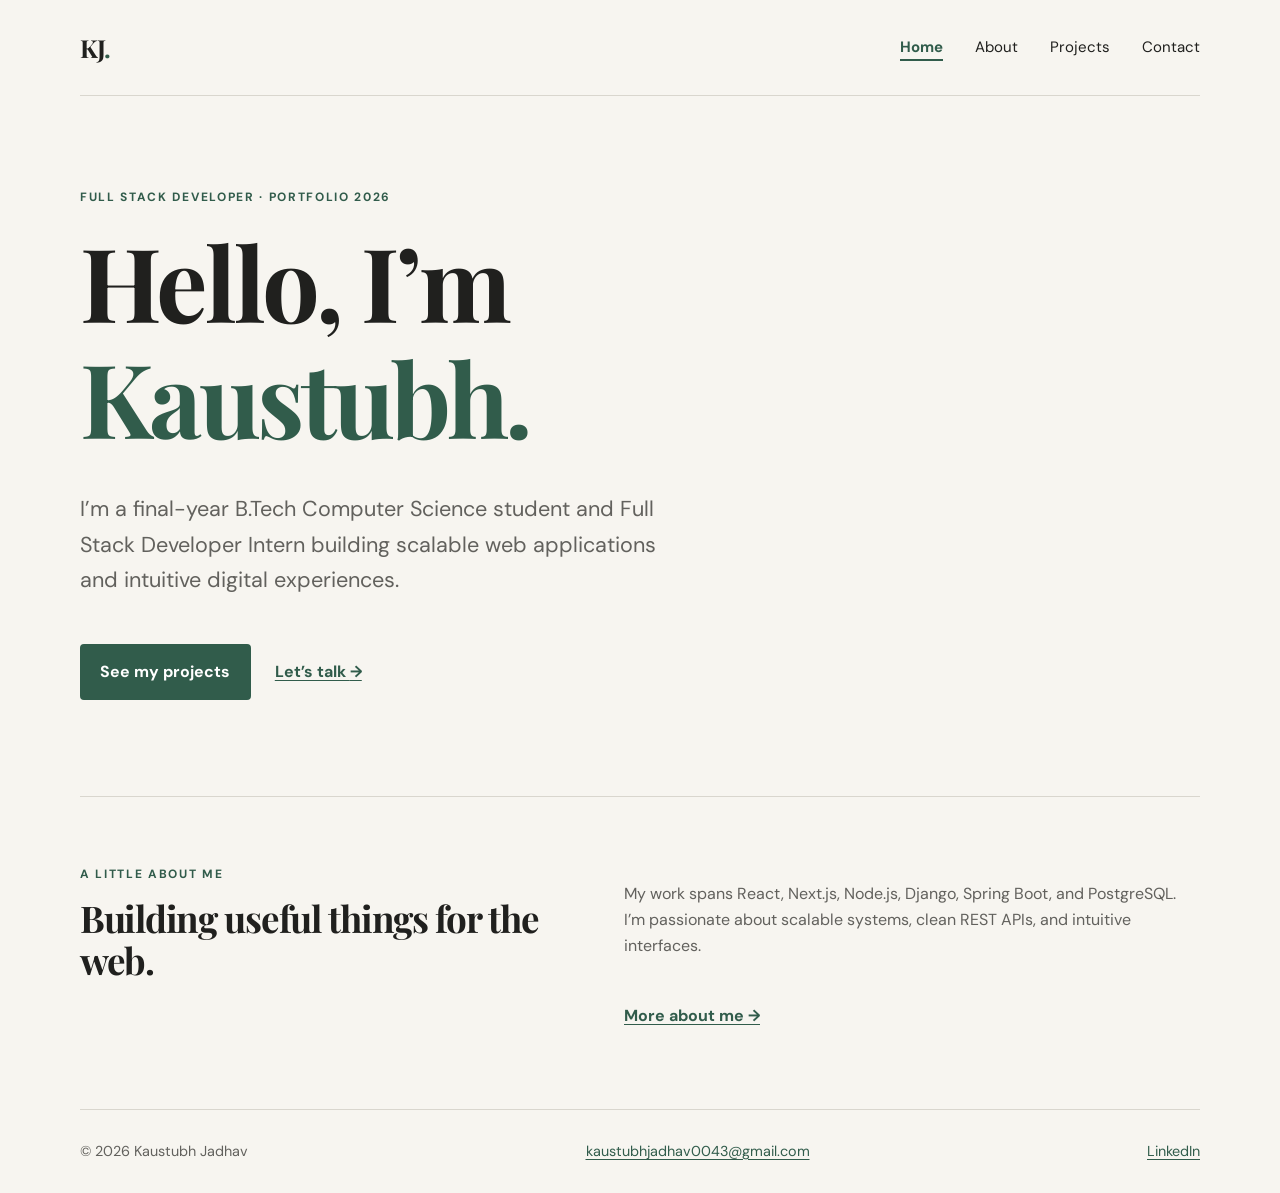
<file: Week-1-Accessible-Portfolio/index.html>
<!doctype html>
<html lang="en">
<head>
  <meta charset="utf-8">
  <meta name="viewport" content="width=device-width, initial-scale=1">
  <meta name="description" content="Kaustubh Jadhav is a final-year computer science student and full stack developer intern building scalable web applications.">
  <meta name="theme-color" content="#f7f5f0">
  <title>Kaustubh Jadhav | Full Stack Developer</title>
  <link rel="stylesheet" href="styles.css">
</head>
<body>
  <a class="skip-link" href="#main-content">Skip to main content</a>
  <header class="site-header">
    <a class="brand" href="index.html" aria-label="Kaustubh Jadhav — home">KJ<span>.</span></a>
    <nav aria-label="Main navigation">
      <ul class="nav-list">
        <li><a aria-current="page" href="index.html">Home</a></li>
        <li><a href="about.html">About</a></li>
        <li><a href="projects.html">Projects</a></li>
        <li><a href="contact.html">Contact</a></li>
      </ul>
    </nav>
  </header>

  <main id="main-content">
    <section class="hero" aria-labelledby="intro-title">
      <p class="eyebrow">Full Stack Developer · Portfolio 2026</p>
      <h1 id="intro-title">Hello, I’m <span>Kaustubh.</span></h1>
      <p class="hero-copy">I’m a final-year B.Tech Computer Science student and Full Stack Developer Intern building scalable web applications and intuitive digital experiences.</p>
      <p class="actions">
        <a class="button" href="projects.html">See my projects</a>
        <a class="text-link" href="contact.html">Let’s talk <span aria-hidden="true">→</span></a>
      </p>
    </section>

    <section class="home-about" aria-labelledby="home-about-title">
      <header>
        <p class="eyebrow">A little about me</p>
        <h2 id="home-about-title">Building useful things for the web.</h2>
      </header>
      <p>My work spans React, Next.js, Node.js, Django, Spring Boot, and PostgreSQL. I’m passionate about scalable systems, clean REST APIs, and intuitive interfaces.</p>
      <a class="text-link" href="about.html">More about me <span aria-hidden="true">→</span></a>
    </section>
  </main>

  <footer class="site-footer">
    <p>© 2026 Kaustubh Jadhav</p>
    <a href="mailto:kaustubhjadhav0043@gmail.com">kaustubhjadhav0043@gmail.com</a>
    <a href="https://www.linkedin.com/in/kaustubh-jadhav-6a2216248/">LinkedIn</a>
  </footer>
</body>
</html>
</file>
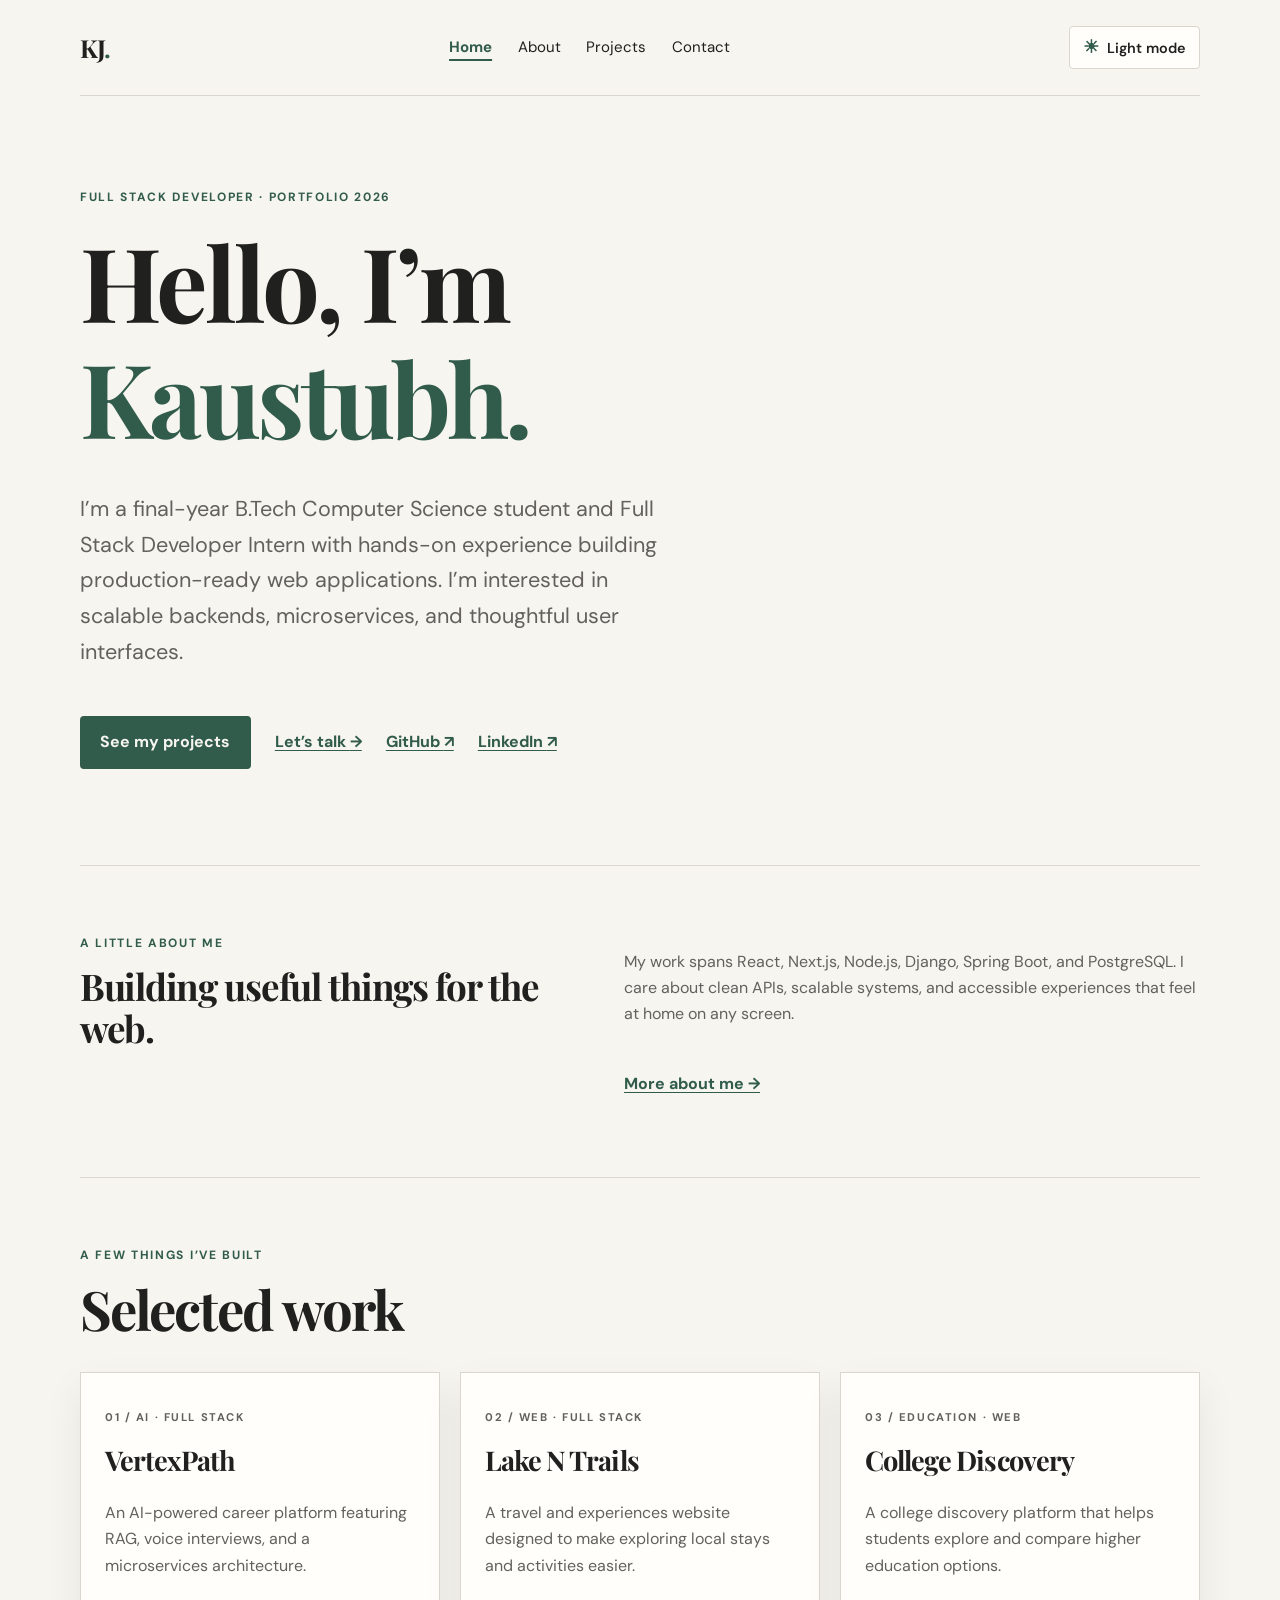
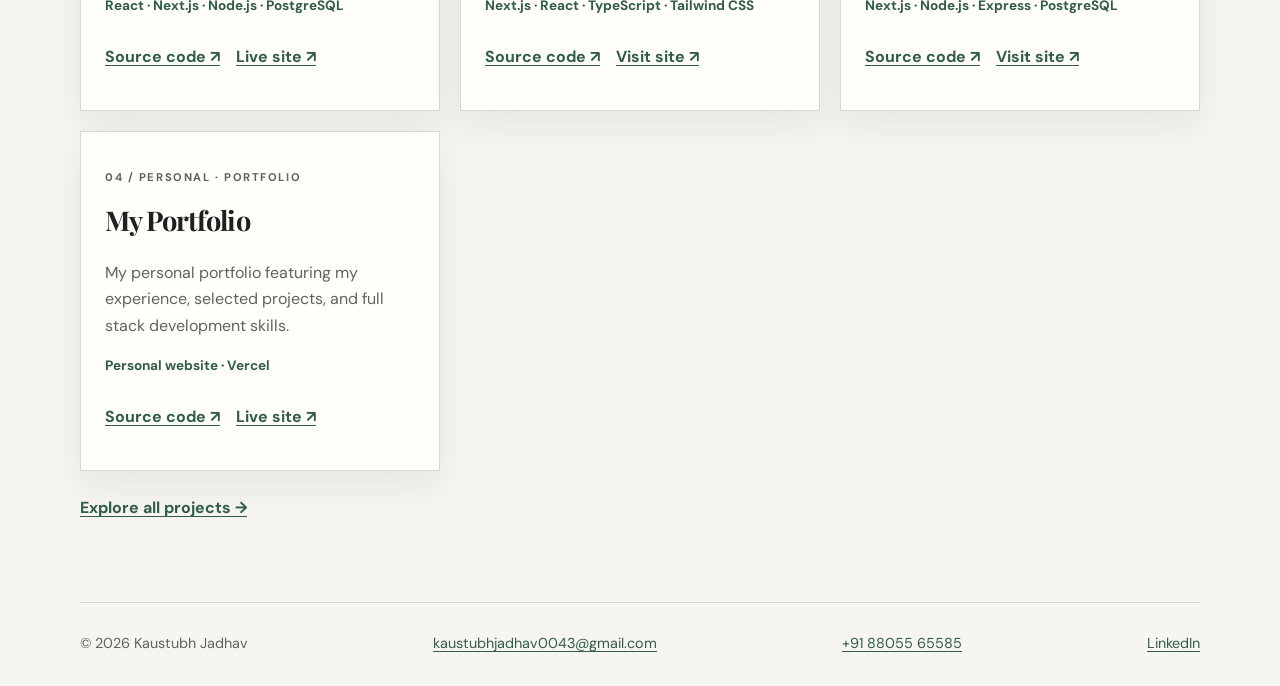
<file: Week-2-Advanced-CSS-Responsive-Architecture/index.html>
<!doctype html>
<html lang="en">
<head>
  <meta charset="utf-8">
  <meta name="viewport" content="width=device-width, initial-scale=1">
  <meta name="color-scheme" content="light dark">
  <meta name="description" content="Kaustubh Jadhav is a final-year computer science student and full stack developer intern building scalable web applications.">
  <meta name="theme-color" content="#f7f5f0">
  <script src="theme.js" defer></script>
  <title>Kaustubh Jadhav | Full Stack Developer</title>
  <link rel="stylesheet" href="styles.css">
</head>
<body>
  <a class="skip-link" href="#main-content">Skip to main content</a>
  <header class="site-header">
    <a class="brand" href="index.html" aria-label="Kaustubh Jadhav — home">KJ<span>.</span></a>
    <nav aria-label="Main navigation">
      <ul class="nav-list">
        <li><a aria-current="page" href="index.html">Home</a></li>
        <li><a href="about.html">About</a></li>
        <li><a href="projects.html">Projects</a></li>
        <li><a href="contact.html">Contact</a></li>
      </ul>
    </nav>
    <button class="theme-toggle" type="button" data-theme-toggle aria-pressed="false">
      <span class="theme-icon" data-theme-icon aria-hidden="true">☾</span>
      <span data-theme-label>Dark mode</span>
    </button>
  </header>

  <main id="main-content">
    <section class="hero" aria-labelledby="intro-title">
      <p class="eyebrow">Full Stack Developer · Portfolio 2026</p>
      <h1 id="intro-title">Hello, I’m <span>Kaustubh.</span></h1>
      <p class="hero-copy">I’m a final-year B.Tech Computer Science student and Full Stack Developer Intern with hands-on experience building production-ready web applications. I’m interested in scalable backends, microservices, and thoughtful user interfaces.</p>
      <p class="actions">
        <a class="button" href="projects.html">See my projects</a>
        <a class="text-link" href="contact.html">Let’s talk <span aria-hidden="true">→</span></a>
        <a class="text-link" href="https://github.com/Kaustubh0043" target="_blank" rel="noopener noreferrer">GitHub <span aria-hidden="true">↗</span><span class="visually-hidden"> (opens in a new tab)</span></a>
        <a class="text-link" href="https://www.linkedin.com/in/kaustubh-jadhav-6a2216248/" target="_blank" rel="noopener noreferrer">LinkedIn <span aria-hidden="true">↗</span><span class="visually-hidden"> (opens in a new tab)</span></a>
      </p>
    </section>

    <section class="home-about" aria-labelledby="home-about-title">
      <header>
        <p class="eyebrow">A little about me</p>
        <h2 id="home-about-title">Building useful things for the web.</h2>
      </header>
      <p>My work spans React, Next.js, Node.js, Django, Spring Boot, and PostgreSQL. I care about clean APIs, scalable systems, and accessible experiences that feel at home on any screen.</p>
      <a class="text-link" href="about.html">More about me <span aria-hidden="true">→</span></a>
    </section>

    <section class="featured-work" aria-labelledby="featured-title">
      <header class="section-heading"><p class="eyebrow">A few things I’ve built</p><h2 id="featured-title">Selected work</h2></header>
      <div class="project-grid">
        <article class="project-card"><p class="project-number">01 / AI · FULL STACK</p><h3>VertexPath</h3><p>An AI-powered career platform featuring RAG, voice interviews, and a microservices architecture.</p><p class="project-status">React · Next.js · Node.js · PostgreSQL</p><p class="project-actions"><a href="https://github.com/Kaustubh0043/vertexpath" target="_blank" rel="noopener noreferrer">Source code<span class="visually-hidden"> (opens in a new tab)</span> ↗</a><a href="https://vertexpath.vercel.app/" target="_blank" rel="noopener noreferrer">Live site<span class="visually-hidden"> (opens in a new tab)</span> ↗</a></p></article>
        <article class="project-card"><p class="project-number">02 / WEB · FULL STACK</p><h3>Lake N Trails</h3><p>A travel and experiences website designed to make exploring local stays and activities easier.</p><p class="project-status">Next.js · React · TypeScript · Tailwind CSS</p><p class="project-actions"><a href="https://github.com/Kaustubh0043/lakentrails" target="_blank" rel="noopener noreferrer">Source code<span class="visually-hidden"> (opens in a new tab)</span> ↗</a><a href="https://lakentrails.in/" target="_blank" rel="noopener noreferrer">Visit site<span class="visually-hidden"> (opens in a new tab)</span> ↗</a></p></article>
        <article class="project-card"><p class="project-number">03 / EDUCATION · WEB</p><h3>College Discovery</h3><p>A college discovery platform that helps students explore and compare higher education options.</p><p class="project-status">Next.js · Node.js · Express · PostgreSQL</p><p class="project-actions"><a href="https://github.com/Kaustubh0043/college-platform" target="_blank" rel="noopener noreferrer">Source code<span class="visually-hidden"> (opens in a new tab)</span> ↗</a><a href="https://college-discovery.netlify.app/" target="_blank" rel="noopener noreferrer">Visit site<span class="visually-hidden"> (opens in a new tab)</span> ↗</a></p></article>
        <article class="project-card"><p class="project-number">04 / PERSONAL · PORTFOLIO</p><h3>My Portfolio</h3><p>My personal portfolio featuring my experience, selected projects, and full stack development skills.</p><p class="project-status">Personal website · Vercel</p><p class="project-actions"><a href="https://github.com/Kaustubh0043/my-portfolio" target="_blank" rel="noopener noreferrer">Source code<span class="visually-hidden"> (opens in a new tab)</span> ↗</a><a href="https://my-portfolio-woad-eight-88.vercel.app/" target="_blank" rel="noopener noreferrer">Live site<span class="visually-hidden"> (opens in a new tab)</span> ↗</a></p></article>
      </div>
      <a class="text-link all-projects" href="projects.html">Explore all projects <span aria-hidden="true">→</span></a>
    </section>
  </main>

  <footer class="site-footer">
    <p>© 2026 Kaustubh Jadhav</p>
    <a href="mailto:kaustubhjadhav0043@gmail.com">kaustubhjadhav0043@gmail.com</a>
    <a href="tel:+918805565585">+91 88055 65585</a>
    <a href="https://www.linkedin.com/in/kaustubh-jadhav-6a2216248/">LinkedIn</a>
  </footer>
</body>
</html>
</file>
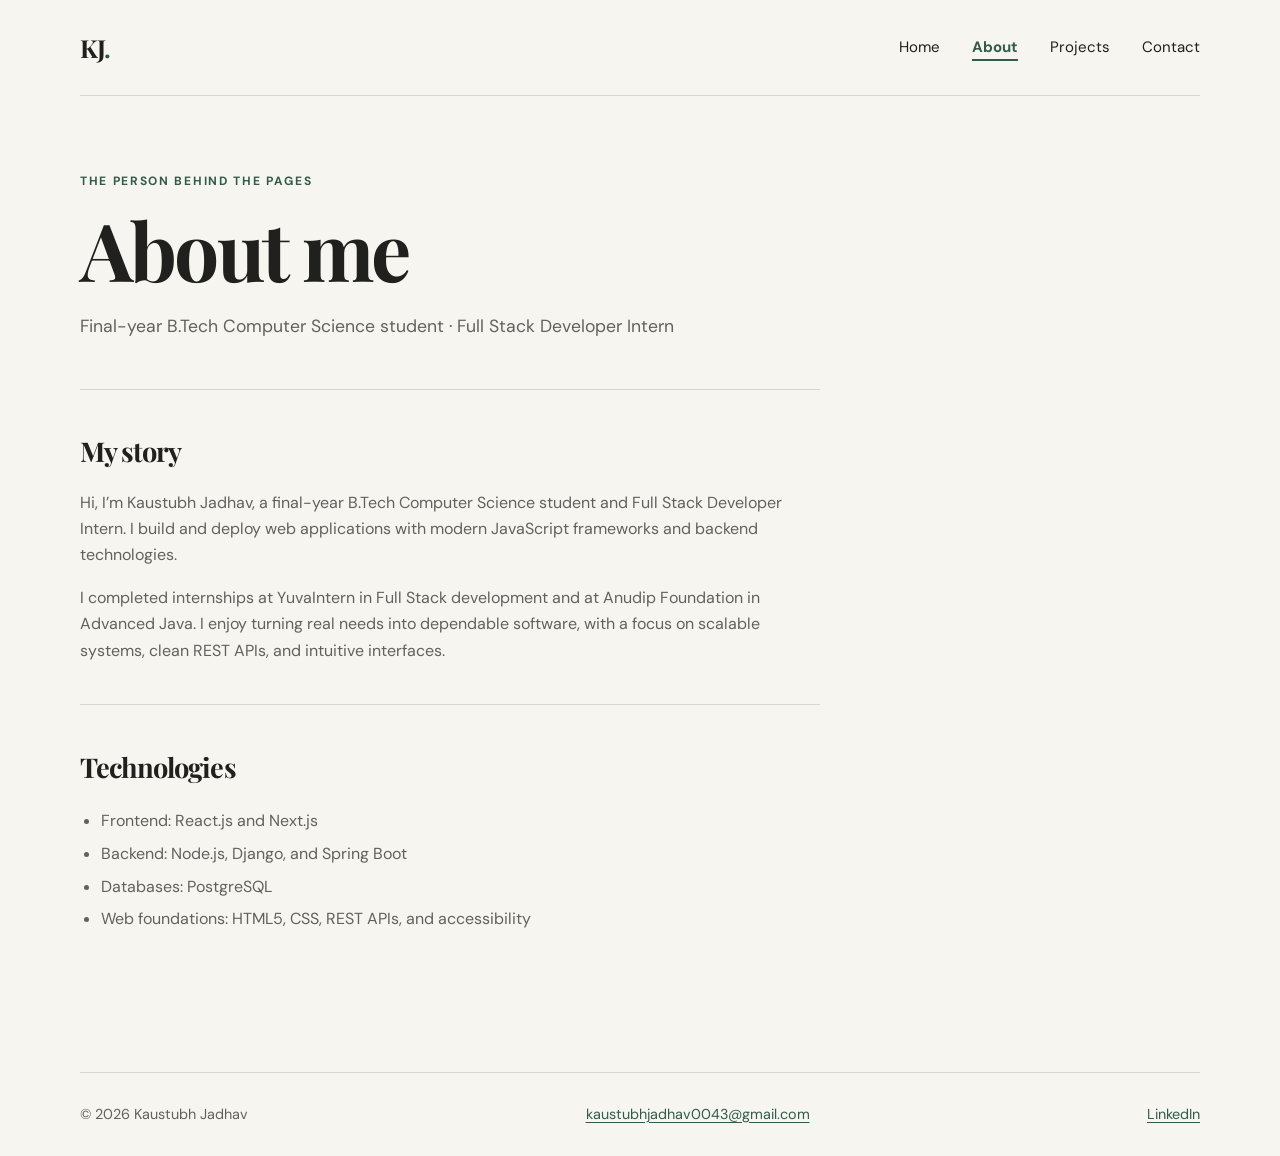
<file: Week-1-Accessible-Portfolio/about.html>
<!doctype html>
<html lang="en">
<head>
  <meta charset="utf-8">
  <meta name="viewport" content="width=device-width, initial-scale=1">
  <meta name="description" content="About Kaustubh Jadhav, a final-year B.Tech Computer Science student and Full Stack Developer Intern.">
  <meta name="theme-color" content="#f7f5f0">
  <title>About | Kaustubh Jadhav</title>
  <link rel="stylesheet" href="styles.css">
</head>
<body>
  <a class="skip-link" href="#main-content">Skip to main content</a>
  <header class="site-header">
    <a class="brand" href="index.html" aria-label="Kaustubh Jadhav — home">KJ<span>.</span></a>
    <nav aria-label="Main navigation"><ul class="nav-list">
      <li><a href="index.html">Home</a></li><li><a aria-current="page" href="about.html">About</a></li>
      <li><a href="projects.html">Projects</a></li><li><a href="contact.html">Contact</a></li>
    </ul></nav>
  </header>
  <main id="main-content" class="page-main">
    <header class="page-heading"><p class="eyebrow">The person behind the pages</p><h1>About me</h1><p>Final-year B.Tech Computer Science student · Full Stack Developer Intern</p></header>
    <section class="content-panel" aria-labelledby="story-title">
      <h2 id="story-title">My story</h2>
      <p>Hi, I’m Kaustubh Jadhav, a final-year B.Tech Computer Science student and Full Stack Developer Intern. I build and deploy web applications with modern JavaScript frameworks and backend technologies.</p>
      <p>I completed internships at YuvaIntern in Full Stack development and at Anudip Foundation in Advanced Java. I enjoy turning real needs into dependable software, with a focus on scalable systems, clean REST APIs, and intuitive interfaces.</p>
    </section>
    <section class="content-panel" aria-labelledby="skills-title">
      <h2 id="skills-title">Technologies</h2>
      <ul class="skill-list"><li>Frontend: React.js and Next.js</li><li>Backend: Node.js, Django, and Spring Boot</li><li>Databases: PostgreSQL</li><li>Web foundations: HTML5, CSS, REST APIs, and accessibility</li></ul>
    </section>
  </main>
  <footer class="site-footer"><p>© 2026 Kaustubh Jadhav</p><a href="mailto:kaustubhjadhav0043@gmail.com">kaustubhjadhav0043@gmail.com</a><a href="https://www.linkedin.com/in/kaustubh-jadhav-6a2216248/">LinkedIn</a></footer>
</body>
</html>
</file>
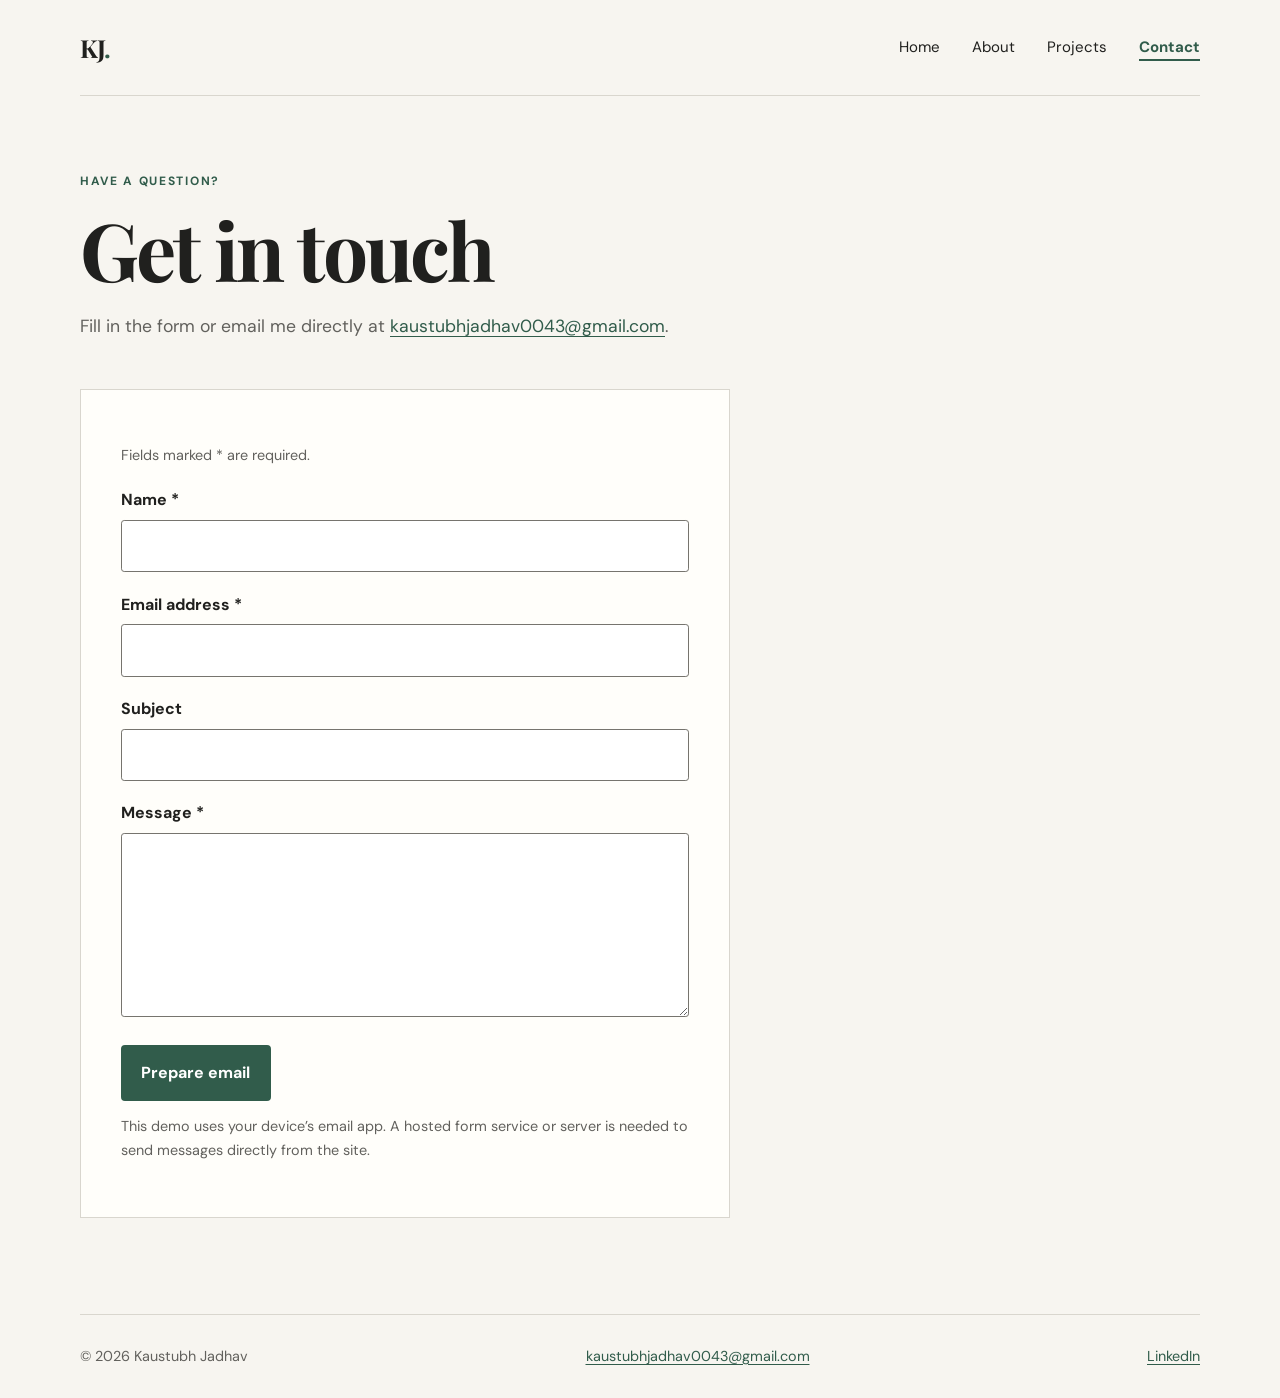
<file: Week-1-Accessible-Portfolio/contact.html>
<!doctype html>
<html lang="en">
<head>
  <meta charset="utf-8">
  <meta name="viewport" content="width=device-width, initial-scale=1">
  <meta name="description" content="Contact Kaustubh Jadhav about full stack development, collaboration, or a project.">
  <meta name="theme-color" content="#f7f5f0">
  <title>Contact | Kaustubh Jadhav</title>
  <link rel="stylesheet" href="styles.css">
</head>
<body>
  <a class="skip-link" href="#main-content">Skip to main content</a>
  <header class="site-header">
    <a class="brand" href="index.html" aria-label="Kaustubh Jadhav — home">KJ<span>.</span></a>
    <nav aria-label="Main navigation"><ul class="nav-list">
      <li><a href="index.html">Home</a></li><li><a href="about.html">About</a></li>
      <li><a href="projects.html">Projects</a></li><li><a aria-current="page" href="contact.html">Contact</a></li>
    </ul></nav>
  </header>
  <main id="main-content" class="page-main">
    <header class="page-heading"><p class="eyebrow">Have a question?</p><h1>Get in touch</h1><p>Fill in the form or email me directly at <a href="mailto:kaustubhjadhav0043@gmail.com">kaustubhjadhav0043@gmail.com</a>.</p></header>
    <form class="contact-form" action="mailto:kaustubhjadhav0043@gmail.com" method="post" enctype="text/plain">
      <p class="form-note">Fields marked <span aria-hidden="true">*</span> are required.</p>
      <p class="field"><label for="name">Name <span aria-hidden="true">*</span></label><input id="name" name="name" autocomplete="name" required></p>
      <p class="field"><label for="email">Email address <span aria-hidden="true">*</span></label><input id="email" name="email" type="email" autocomplete="email" required></p>
      <p class="field"><label for="subject">Subject</label><input id="subject" name="subject" autocomplete="off"></p>
      <p class="field"><label for="message">Message <span aria-hidden="true">*</span></label><textarea id="message" name="message" rows="6" required></textarea></p>
      <button class="button" type="submit">Prepare email</button>
      <p class="form-note">This demo uses your device’s email app. A hosted form service or server is needed to send messages directly from the site.</p>
    </form>
  </main>
  <footer class="site-footer"><p>© 2026 Kaustubh Jadhav</p><a href="mailto:kaustubhjadhav0043@gmail.com">kaustubhjadhav0043@gmail.com</a><a href="https://www.linkedin.com/in/kaustubh-jadhav-6a2216248/">LinkedIn</a></footer>
</body>
</html>
</file>
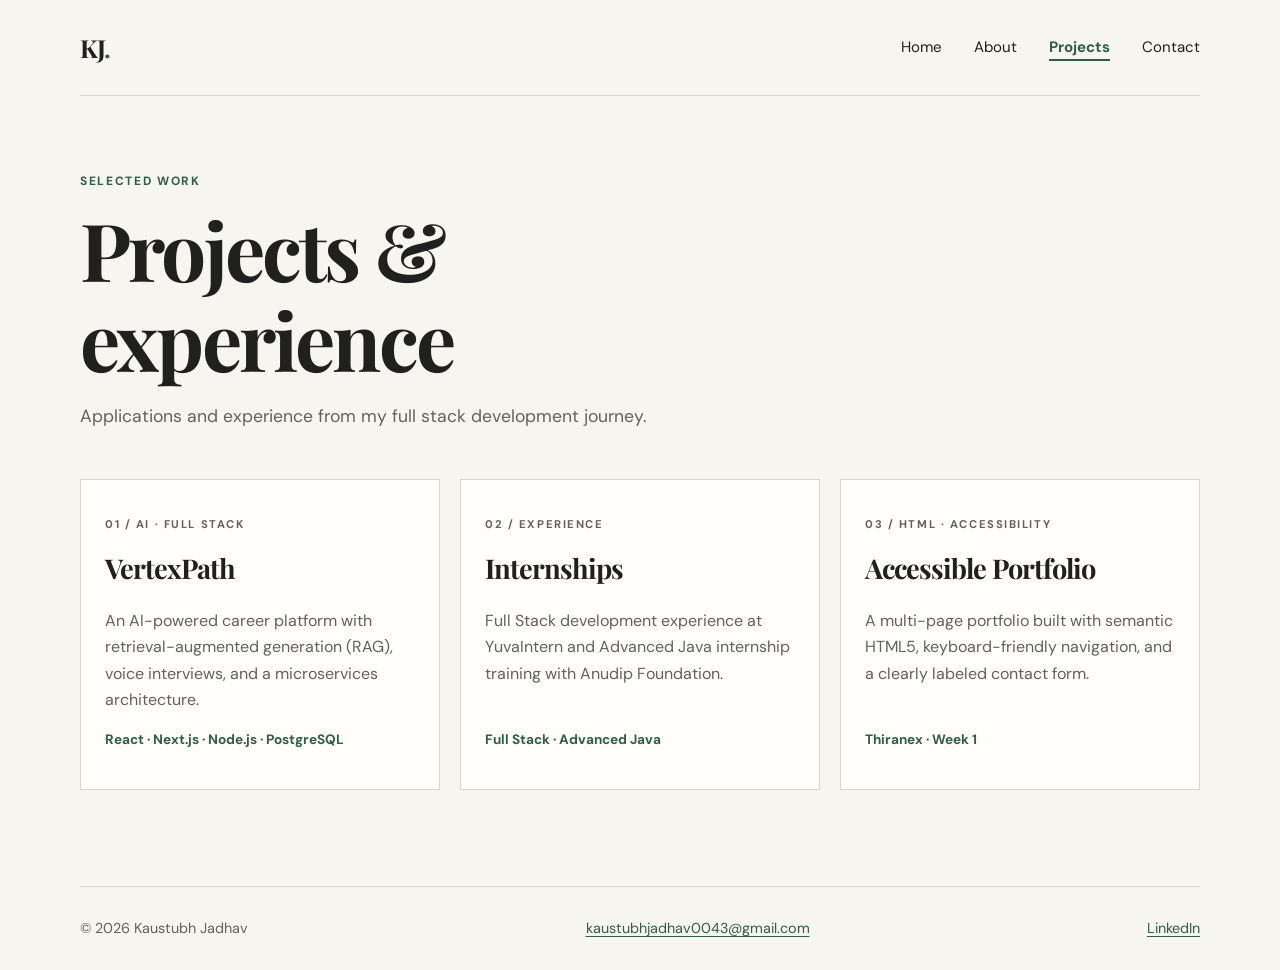
<file: Week-1-Accessible-Portfolio/projects.html>
<!doctype html>
<html lang="en">
<head>
  <meta charset="utf-8">
  <meta name="viewport" content="width=device-width, initial-scale=1">
  <meta name="description" content="Explore projects by Kaustubh Jadhav, including VertexPath, an AI-powered career platform, and an accessible portfolio.">
  <meta name="theme-color" content="#f7f5f0">
  <title>Projects | Kaustubh Jadhav</title>
  <link rel="stylesheet" href="styles.css">
</head>
<body>
  <a class="skip-link" href="#main-content">Skip to main content</a>
  <header class="site-header">
    <a class="brand" href="index.html" aria-label="Kaustubh Jadhav — home">KJ<span>.</span></a>
    <nav aria-label="Main navigation"><ul class="nav-list">
      <li><a href="index.html">Home</a></li><li><a href="about.html">About</a></li>
      <li><a aria-current="page" href="projects.html">Projects</a></li><li><a href="contact.html">Contact</a></li>
    </ul></nav>
  </header>
  <main id="main-content" class="page-main">
    <header class="page-heading"><p class="eyebrow">Selected work</p><h1>Projects & experience</h1><p>Applications and experience from my full stack development journey.</p></header>
    <section class="project-grid" aria-label="Selected projects">
      <article class="project-card"><p class="project-number">01 / AI · FULL STACK</p><h2>VertexPath</h2><p>An AI-powered career platform with retrieval-augmented generation (RAG), voice interviews, and a microservices architecture.</p><p class="project-status">React · Next.js · Node.js · PostgreSQL</p></article>
      <article class="project-card"><p class="project-number">02 / EXPERIENCE</p><h2>Internships</h2><p>Full Stack development experience at YuvaIntern and Advanced Java internship training with Anudip Foundation.</p><p class="project-status">Full Stack · Advanced Java</p></article>
      <article class="project-card"><p class="project-number">03 / HTML · ACCESSIBILITY</p><h2>Accessible Portfolio</h2><p>A multi-page portfolio built with semantic HTML5, keyboard-friendly navigation, and a clearly labeled contact form.</p><p class="project-status">Thiranex · Week 1</p></article>
    </section>
  </main>
  <footer class="site-footer"><p>© 2026 Kaustubh Jadhav</p><a href="mailto:kaustubhjadhav0043@gmail.com">kaustubhjadhav0043@gmail.com</a><a href="https://www.linkedin.com/in/kaustubh-jadhav-6a2216248/">LinkedIn</a></footer>
</body>
</html>
</file>
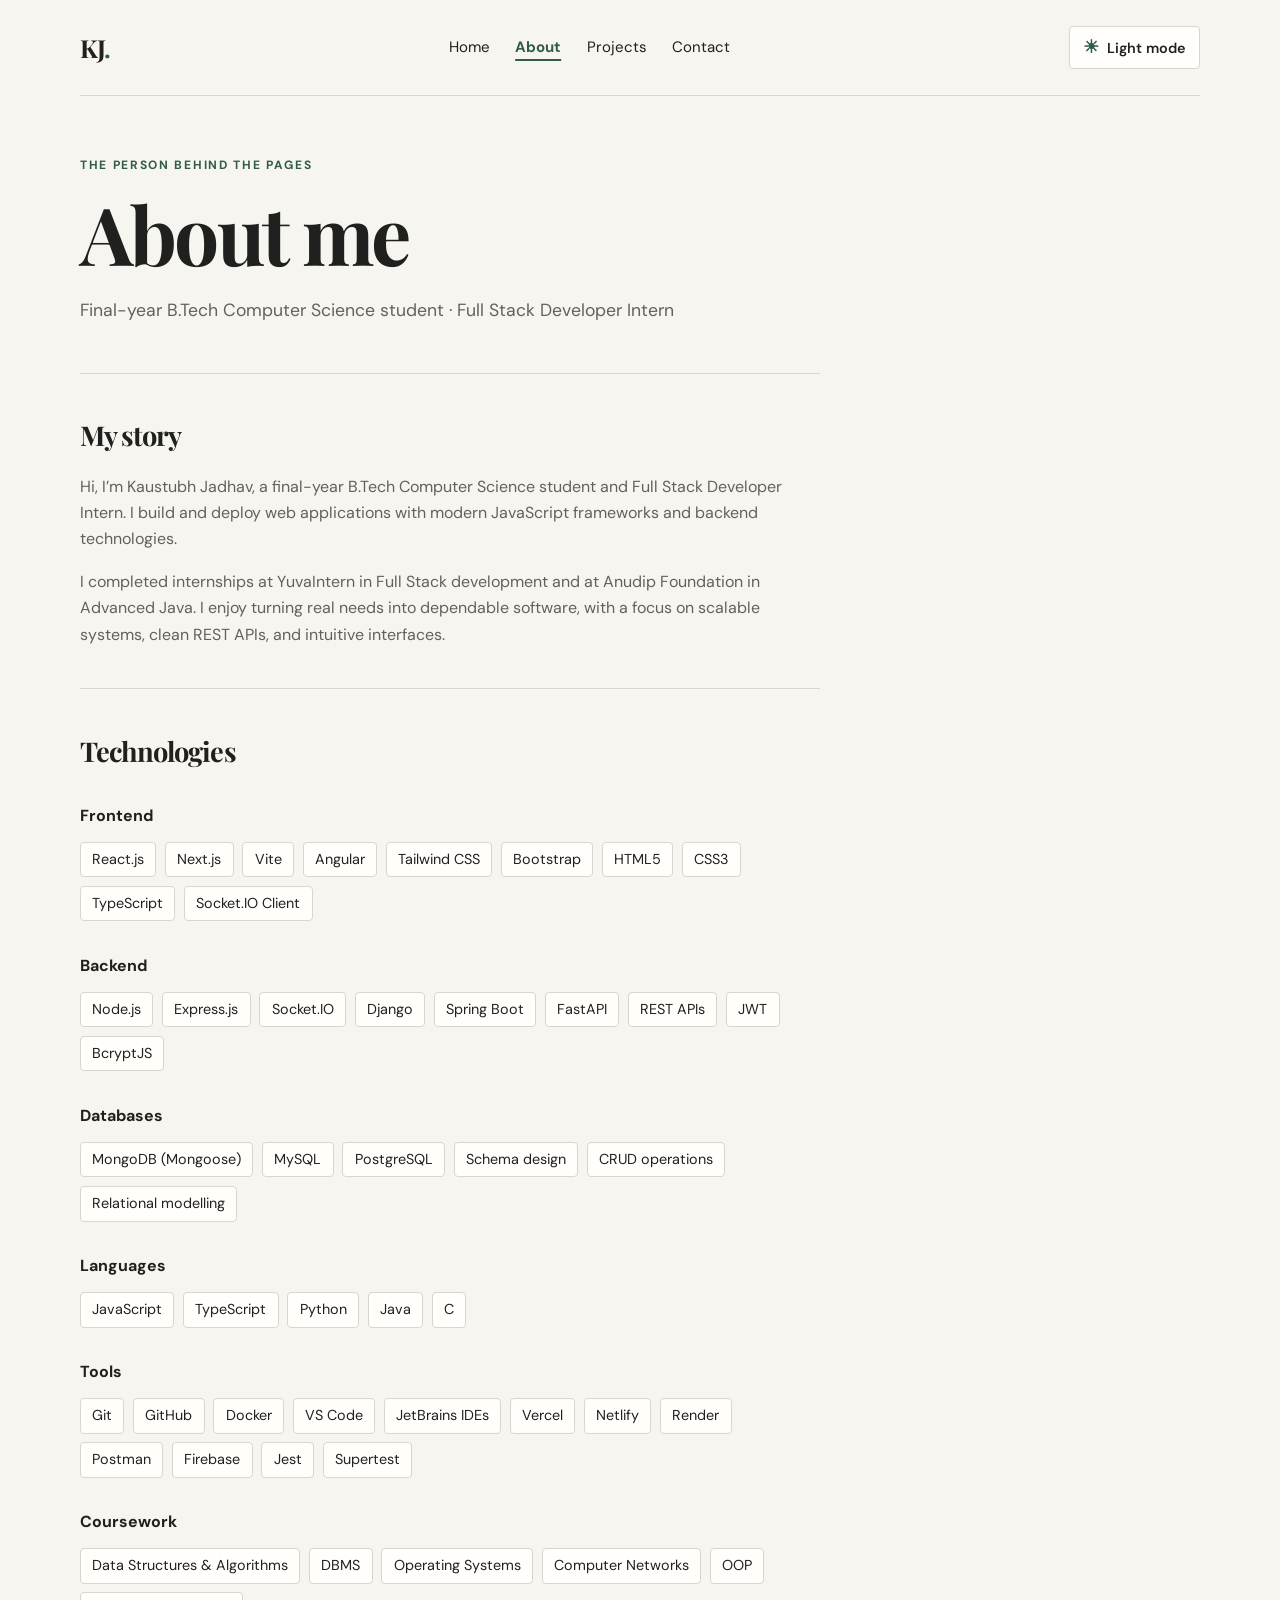
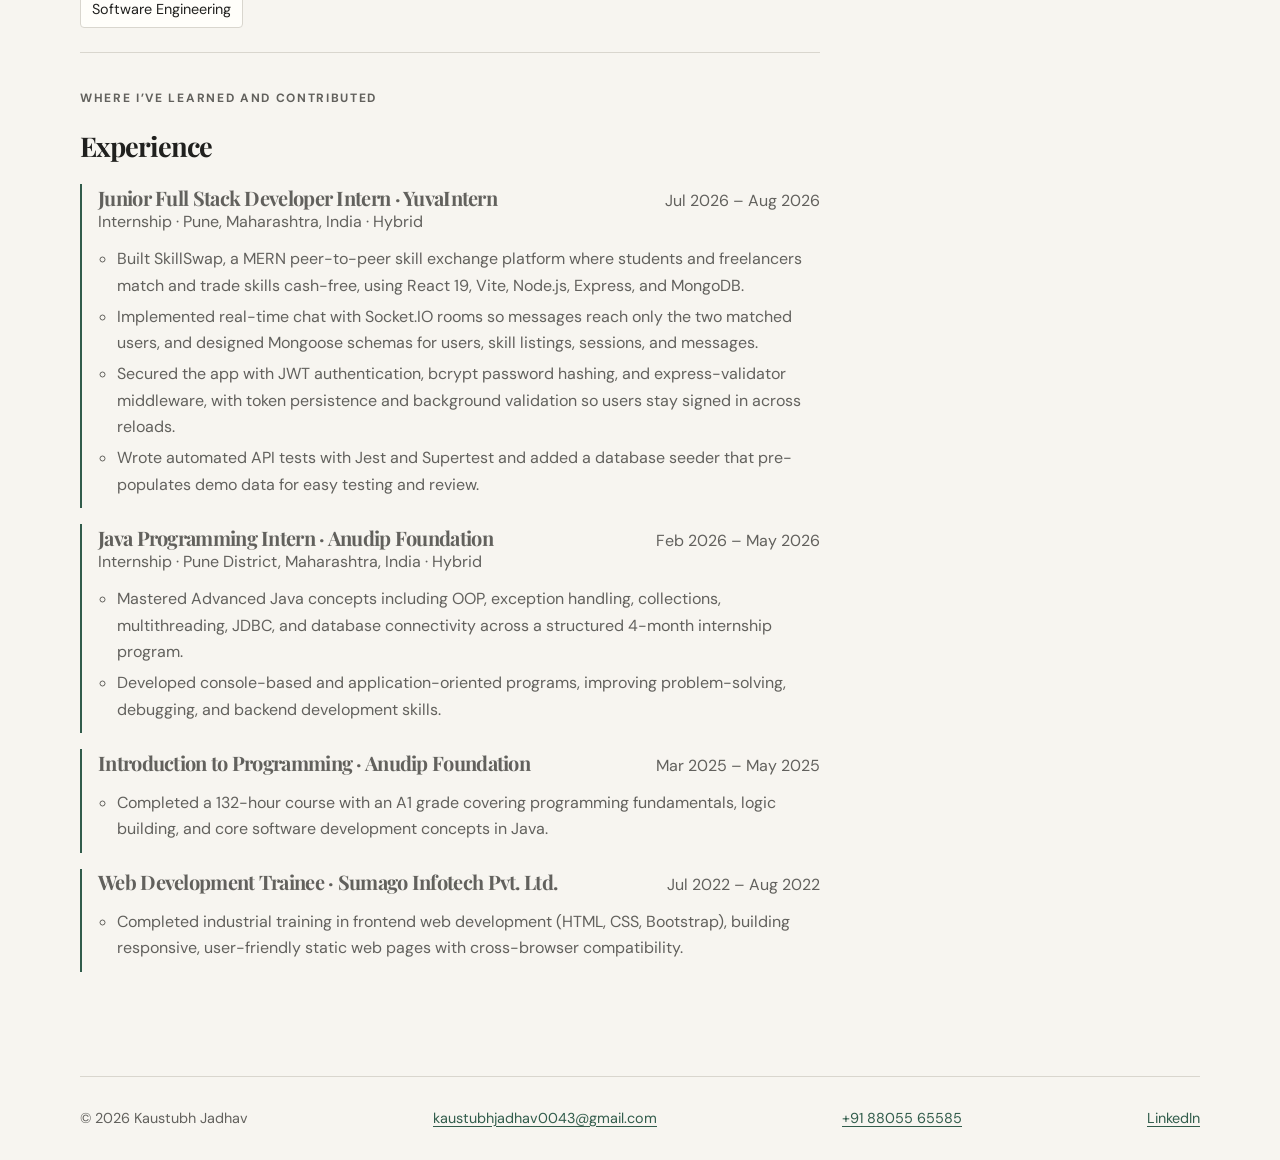
<file: Week-2-Advanced-CSS-Responsive-Architecture/about.html>
<!doctype html>
<html lang="en">
<head>
  <meta charset="utf-8">
  <meta name="viewport" content="width=device-width, initial-scale=1">
  <meta name="color-scheme" content="light dark">
  <meta name="description" content="About Kaustubh Jadhav, a final-year B.Tech Computer Science student and Full Stack Developer Intern.">
  <meta name="theme-color" content="#f7f5f0">
  <script src="theme.js" defer></script>
  <title>About | Kaustubh Jadhav</title>
  <link rel="stylesheet" href="styles.css">
</head>
<body>
  <a class="skip-link" href="#main-content">Skip to main content</a>
  <header class="site-header">
    <a class="brand" href="index.html" aria-label="Kaustubh Jadhav — home">KJ<span>.</span></a>
    <nav aria-label="Main navigation"><ul class="nav-list">
      <li><a href="index.html">Home</a></li><li><a aria-current="page" href="about.html">About</a></li>
      <li><a href="projects.html">Projects</a></li><li><a href="contact.html">Contact</a></li>
    </ul></nav>
    <button class="theme-toggle" type="button" data-theme-toggle aria-pressed="false"><span class="theme-icon" data-theme-icon aria-hidden="true">☾</span><span data-theme-label>Dark mode</span></button>
  </header>
  <main id="main-content" class="page-main">
    <header class="page-heading"><p class="eyebrow">The person behind the pages</p><h1>About me</h1><p>Final-year B.Tech Computer Science student · Full Stack Developer Intern</p></header>
    <section class="content-panel" aria-labelledby="story-title">
      <h2 id="story-title">My story</h2>
      <p>Hi, I’m Kaustubh Jadhav, a final-year B.Tech Computer Science student and Full Stack Developer Intern. I build and deploy web applications with modern JavaScript frameworks and backend technologies.</p>
      <p>I completed internships at YuvaIntern in Full Stack development and at Anudip Foundation in Advanced Java. I enjoy turning real needs into dependable software, with a focus on scalable systems, clean REST APIs, and intuitive interfaces.</p>
    </section>
    <section class="content-panel" aria-labelledby="skills-title">
      <h2 id="skills-title">Technologies</h2>
      <div class="skill-groups">
        <section class="skill-group"><h3>Frontend</h3><ul class="skill-list"><li>React.js</li><li>Next.js</li><li>Vite</li><li>Angular</li><li>Tailwind CSS</li><li>Bootstrap</li><li>HTML5</li><li>CSS3</li><li>TypeScript</li><li>Socket.IO Client</li></ul></section>
        <section class="skill-group"><h3>Backend</h3><ul class="skill-list"><li>Node.js</li><li>Express.js</li><li>Socket.IO</li><li>Django</li><li>Spring Boot</li><li>FastAPI</li><li>REST APIs</li><li>JWT</li><li>BcryptJS</li></ul></section>
        <section class="skill-group"><h3>Databases</h3><ul class="skill-list"><li>MongoDB (Mongoose)</li><li>MySQL</li><li>PostgreSQL</li><li>Schema design</li><li>CRUD operations</li><li>Relational modelling</li></ul></section>
        <section class="skill-group"><h3>Languages</h3><ul class="skill-list"><li>JavaScript</li><li>TypeScript</li><li>Python</li><li>Java</li><li>C</li></ul></section>
        <section class="skill-group"><h3>Tools</h3><ul class="skill-list"><li>Git</li><li>GitHub</li><li>Docker</li><li>VS Code</li><li>JetBrains IDEs</li><li>Vercel</li><li>Netlify</li><li>Render</li><li>Postman</li><li>Firebase</li><li>Jest</li><li>Supertest</li></ul></section>
        <section class="skill-group"><h3>Coursework</h3><ul class="skill-list"><li>Data Structures &amp; Algorithms</li><li>DBMS</li><li>Operating Systems</li><li>Computer Networks</li><li>OOP</li><li>Software Engineering</li></ul></section>
      </div>
    </section>
    <section class="content-panel" aria-labelledby="experience-title">
      <p class="eyebrow">Where I’ve learned and contributed</p><h2 id="experience-title">Experience</h2>
      <ol class="timeline">
        <li class="timeline-item"><header><div><h3>Junior Full Stack Developer Intern · YuvaIntern</h3><p class="timeline-place">Internship · Pune, Maharashtra, India · Hybrid</p></div><p class="timeline-date"><time datetime="2026-07">Jul 2026</time> – <time datetime="2026-08">Aug 2026</time></p></header><ul><li>Built SkillSwap, a MERN peer-to-peer skill exchange platform where students and freelancers match and trade skills cash-free, using React 19, Vite, Node.js, Express, and MongoDB.</li><li>Implemented real-time chat with Socket.IO rooms so messages reach only the two matched users, and designed Mongoose schemas for users, skill listings, sessions, and messages.</li><li>Secured the app with JWT authentication, bcrypt password hashing, and express-validator middleware, with token persistence and background validation so users stay signed in across reloads.</li><li>Wrote automated API tests with Jest and Supertest and added a database seeder that pre-populates demo data for easy testing and review.</li></ul></li>
        <li class="timeline-item"><header><div><h3>Java Programming Intern · Anudip Foundation</h3><p class="timeline-place">Internship · Pune District, Maharashtra, India · Hybrid</p></div><p class="timeline-date"><time datetime="2026-02">Feb 2026</time> – <time datetime="2026-05">May 2026</time></p></header><ul><li>Mastered Advanced Java concepts including OOP, exception handling, collections, multithreading, JDBC, and database connectivity across a structured 4-month internship program.</li><li>Developed console-based and application-oriented programs, improving problem-solving, debugging, and backend development skills.</li></ul></li>
        <li class="timeline-item"><header><div><h3>Introduction to Programming · Anudip Foundation</h3></div><p class="timeline-date"><time datetime="2025-03">Mar 2025</time> – <time datetime="2025-05">May 2025</time></p></header><ul><li>Completed a 132-hour course with an A1 grade covering programming fundamentals, logic building, and core software development concepts in Java.</li></ul></li>
        <li class="timeline-item"><header><div><h3>Web Development Trainee · Sumago Infotech Pvt. Ltd.</h3></div><p class="timeline-date"><time datetime="2022-07">Jul 2022</time> – <time datetime="2022-08">Aug 2022</time></p></header><ul><li>Completed industrial training in frontend web development (HTML, CSS, Bootstrap), building responsive, user-friendly static web pages with cross-browser compatibility.</li></ul></li>
      </ol>
    </section>
  </main>
  <footer class="site-footer"><p>© 2026 Kaustubh Jadhav</p><a href="mailto:kaustubhjadhav0043@gmail.com">kaustubhjadhav0043@gmail.com</a><a href="tel:+918805565585">+91 88055 65585</a><a href="https://www.linkedin.com/in/kaustubh-jadhav-6a2216248/">LinkedIn</a></footer>
</body>
</html>
</file>
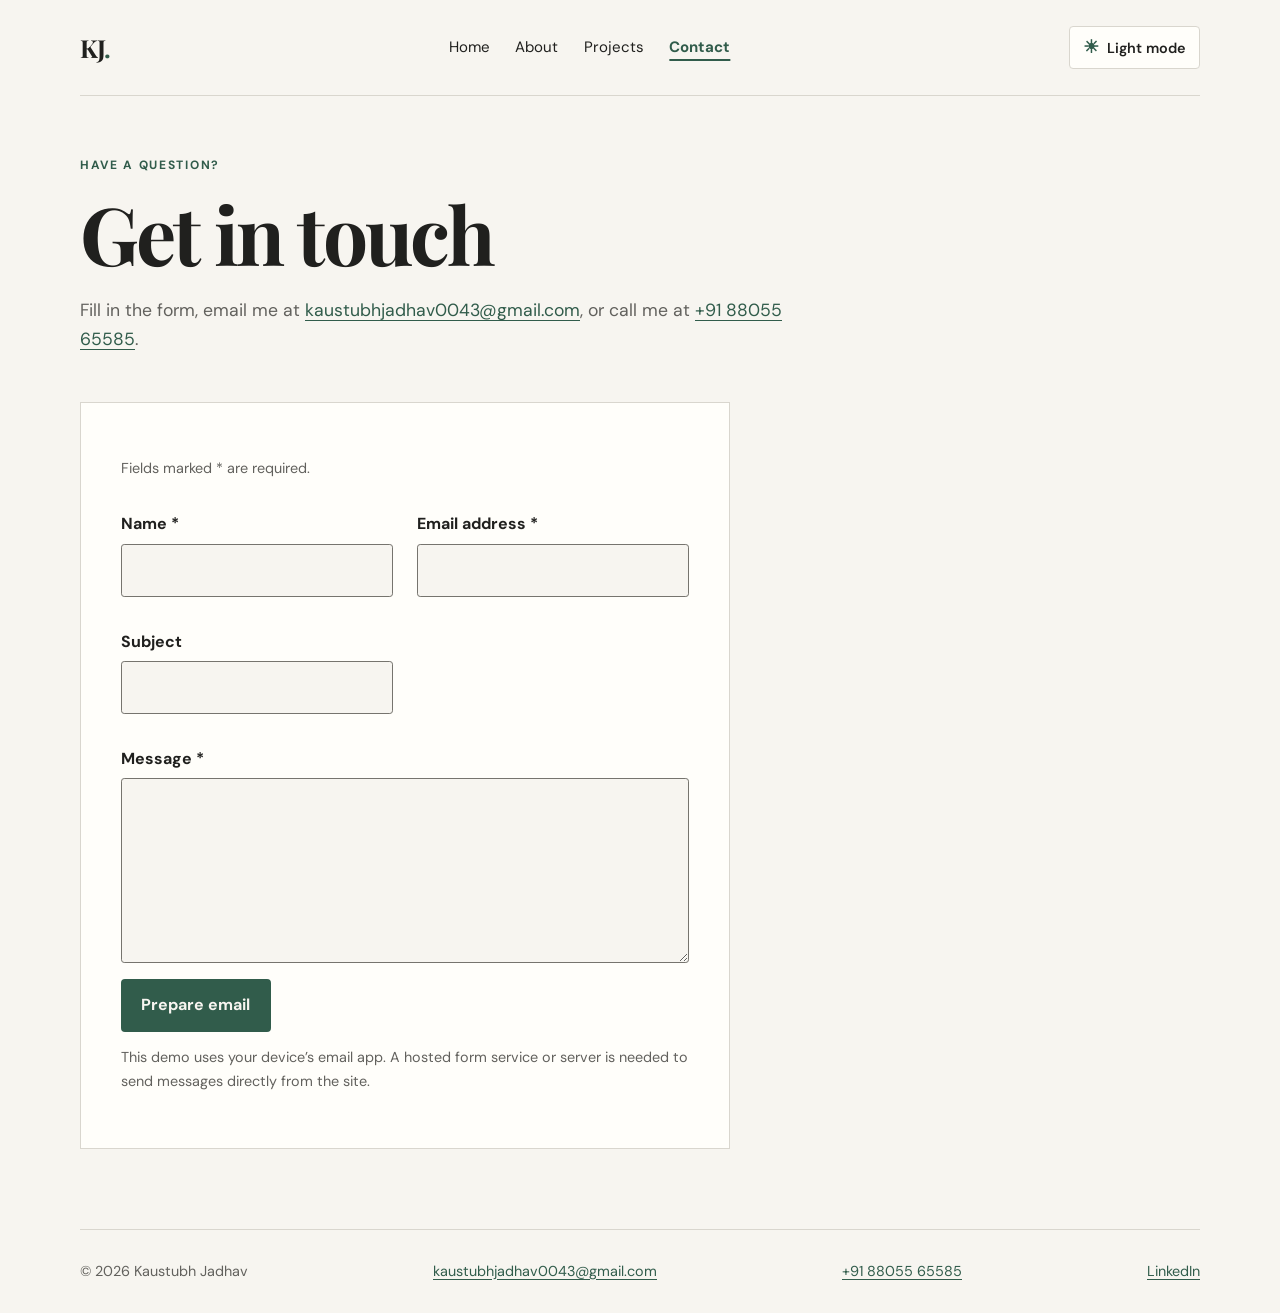
<file: Week-2-Advanced-CSS-Responsive-Architecture/contact.html>
<!doctype html>
<html lang="en">
<head>
  <meta charset="utf-8">
  <meta name="viewport" content="width=device-width, initial-scale=1">
  <meta name="color-scheme" content="light dark">
  <meta name="description" content="Contact Kaustubh Jadhav about full stack development, collaboration, or a project.">
  <meta name="theme-color" content="#f7f5f0">
  <script src="theme.js" defer></script>
  <title>Contact | Kaustubh Jadhav</title>
  <link rel="stylesheet" href="styles.css">
</head>
<body>
  <a class="skip-link" href="#main-content">Skip to main content</a>
  <header class="site-header">
    <a class="brand" href="index.html" aria-label="Kaustubh Jadhav — home">KJ<span>.</span></a>
    <nav aria-label="Main navigation"><ul class="nav-list">
      <li><a href="index.html">Home</a></li><li><a href="about.html">About</a></li>
      <li><a href="projects.html">Projects</a></li><li><a aria-current="page" href="contact.html">Contact</a></li>
    </ul></nav>
    <button class="theme-toggle" type="button" data-theme-toggle aria-pressed="false"><span class="theme-icon" data-theme-icon aria-hidden="true">☾</span><span data-theme-label>Dark mode</span></button>
  </header>
  <main id="main-content" class="page-main">
    <header class="page-heading"><p class="eyebrow">Have a question?</p><h1>Get in touch</h1><p>Fill in the form, email me at <a href="mailto:kaustubhjadhav0043@gmail.com">kaustubhjadhav0043@gmail.com</a>, or call me at <a href="tel:+918805565585">+91 88055 65585</a>.</p></header>
    <form class="contact-form" action="mailto:kaustubhjadhav0043@gmail.com" method="post" enctype="text/plain">
      <p class="form-note">Fields marked <span aria-hidden="true">*</span> are required.</p>
      <p class="field"><label for="name">Name <span aria-hidden="true">*</span></label><input id="name" name="name" autocomplete="name" required></p>
      <p class="field"><label for="email">Email address <span aria-hidden="true">*</span></label><input id="email" name="email" type="email" autocomplete="email" required></p>
      <p class="field"><label for="subject">Subject</label><input id="subject" name="subject" autocomplete="off"></p>
      <p class="field field--message"><label for="message">Message <span aria-hidden="true">*</span></label><textarea id="message" name="message" rows="6" required></textarea></p>
      <button class="button" type="submit">Prepare email</button>
      <p class="form-note">This demo uses your device’s email app. A hosted form service or server is needed to send messages directly from the site.</p>
    </form>
  </main>
  <footer class="site-footer"><p>© 2026 Kaustubh Jadhav</p><a href="mailto:kaustubhjadhav0043@gmail.com">kaustubhjadhav0043@gmail.com</a><a href="tel:+918805565585">+91 88055 65585</a><a href="https://www.linkedin.com/in/kaustubh-jadhav-6a2216248/">LinkedIn</a></footer>
</body>
</html>
</file>
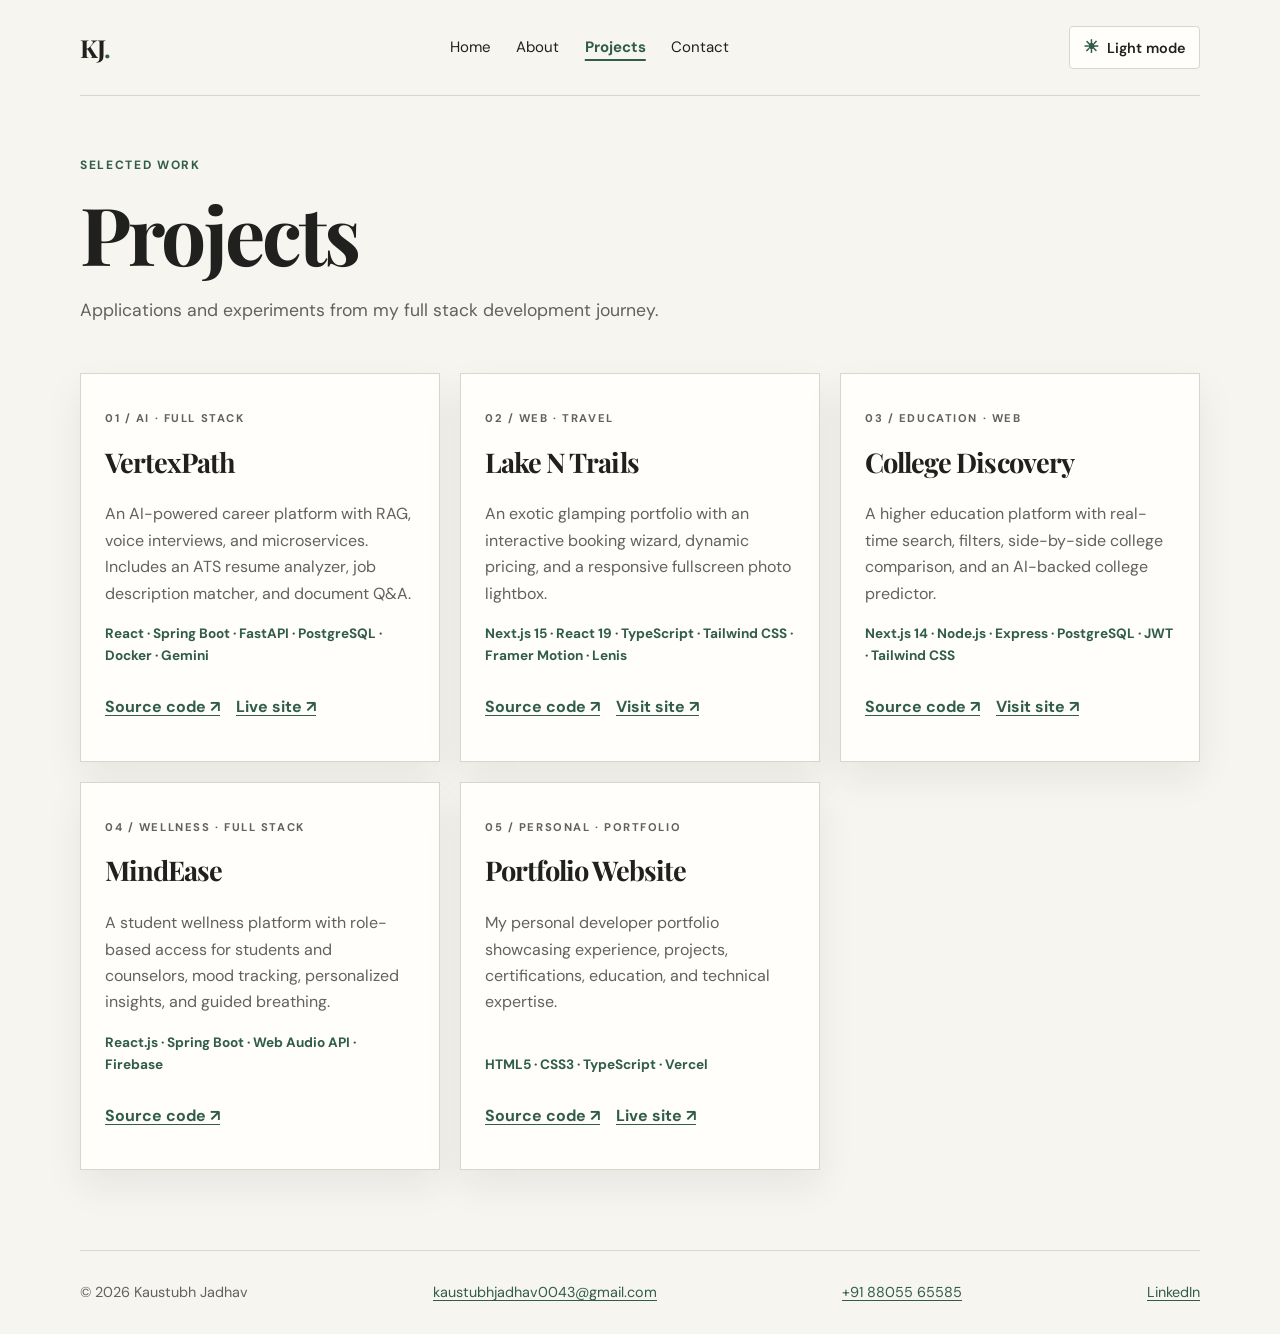
<file: Week-2-Advanced-CSS-Responsive-Architecture/projects.html>
<!doctype html>
<html lang="en">
<head>
  <meta charset="utf-8">
  <meta name="viewport" content="width=device-width, initial-scale=1">
  <meta name="color-scheme" content="light dark">
  <meta name="description" content="Explore projects by Kaustubh Jadhav, including VertexPath, an AI-powered career platform, and an accessible portfolio.">
  <meta name="theme-color" content="#f7f5f0">
  <script src="theme.js" defer></script>
  <title>Projects | Kaustubh Jadhav</title>
  <link rel="stylesheet" href="styles.css">
</head>
<body>
  <a class="skip-link" href="#main-content">Skip to main content</a>
  <header class="site-header">
    <a class="brand" href="index.html" aria-label="Kaustubh Jadhav — home">KJ<span>.</span></a>
    <nav aria-label="Main navigation"><ul class="nav-list">
      <li><a href="index.html">Home</a></li><li><a href="about.html">About</a></li>
      <li><a aria-current="page" href="projects.html">Projects</a></li><li><a href="contact.html">Contact</a></li>
    </ul></nav>
    <button class="theme-toggle" type="button" data-theme-toggle aria-pressed="false"><span class="theme-icon" data-theme-icon aria-hidden="true">☾</span><span data-theme-label>Dark mode</span></button>
  </header>
  <main id="main-content" class="page-main">
    <header class="page-heading"><p class="eyebrow">Selected work</p><h1>Projects</h1><p>Applications and experiments from my full stack development journey.</p></header>
    <section class="project-grid" aria-label="Selected projects">
      <article class="project-card"><p class="project-number">01 / AI · FULL STACK</p><h2>VertexPath</h2><p>An AI-powered career platform with RAG, voice interviews, and microservices. Includes an ATS resume analyzer, job description matcher, and document Q&amp;A.</p><p class="project-status">React · Spring Boot · FastAPI · PostgreSQL · Docker · Gemini</p><p class="project-actions"><a href="https://github.com/Kaustubh0043/vertexpath" target="_blank" rel="noopener noreferrer">Source code<span class="visually-hidden"> (opens in a new tab)</span> ↗</a><a href="https://vertexpath.vercel.app/" target="_blank" rel="noopener noreferrer">Live site<span class="visually-hidden"> (opens in a new tab)</span> ↗</a></p></article>
      <article class="project-card"><p class="project-number">02 / WEB · TRAVEL</p><h2>Lake N Trails</h2><p>An exotic glamping portfolio with an interactive booking wizard, dynamic pricing, and a responsive fullscreen photo lightbox.</p><p class="project-status">Next.js 15 · React 19 · TypeScript · Tailwind CSS · Framer Motion · Lenis</p><p class="project-actions"><a href="https://github.com/Kaustubh0043/lakentrails" target="_blank" rel="noopener noreferrer">Source code<span class="visually-hidden"> (opens in a new tab)</span> ↗</a><a href="https://lakentrails.in/" target="_blank" rel="noopener noreferrer">Visit site<span class="visually-hidden"> (opens in a new tab)</span> ↗</a></p></article>
      <article class="project-card"><p class="project-number">03 / EDUCATION · WEB</p><h2>College Discovery</h2><p>A higher education platform with real-time search, filters, side-by-side college comparison, and an AI-backed college predictor.</p><p class="project-status">Next.js 14 · Node.js · Express · PostgreSQL · JWT · Tailwind CSS</p><p class="project-actions"><a href="https://github.com/Kaustubh0043/college-platform" target="_blank" rel="noopener noreferrer">Source code<span class="visually-hidden"> (opens in a new tab)</span> ↗</a><a href="https://college-discovery.netlify.app/" target="_blank" rel="noopener noreferrer">Visit site<span class="visually-hidden"> (opens in a new tab)</span> ↗</a></p></article>
      <article class="project-card"><p class="project-number">04 / WELLNESS · FULL STACK</p><h2>MindEase</h2><p>A student wellness platform with role-based access for students and counselors, mood tracking, personalized insights, and guided breathing.</p><p class="project-status">React.js · Spring Boot · Web Audio API · Firebase</p><p class="project-actions"><a href="https://github.com/Kaustubh0043/mindease-wellness" target="_blank" rel="noopener noreferrer">Source code<span class="visually-hidden"> (opens in a new tab)</span> ↗</a></p></article>
      <article class="project-card"><p class="project-number">05 / PERSONAL · PORTFOLIO</p><h2>Portfolio Website</h2><p>My personal developer portfolio showcasing experience, projects, certifications, education, and technical expertise.</p><p class="project-status">HTML5 · CSS3 · TypeScript · Vercel</p><p class="project-actions"><a href="https://github.com/Kaustubh0043/my-portfolio" target="_blank" rel="noopener noreferrer">Source code<span class="visually-hidden"> (opens in a new tab)</span> ↗</a><a href="https://my-portfolio-woad-eight-88.vercel.app/" target="_blank" rel="noopener noreferrer">Live site<span class="visually-hidden"> (opens in a new tab)</span> ↗</a></p></article>
    </section>
  </main>
  <footer class="site-footer"><p>© 2026 Kaustubh Jadhav</p><a href="mailto:kaustubhjadhav0043@gmail.com">kaustubhjadhav0043@gmail.com</a><a href="tel:+918805565585">+91 88055 65585</a><a href="https://www.linkedin.com/in/kaustubh-jadhav-6a2216248/">LinkedIn</a></footer>
</body>
</html>
</file>
<file: Week-1-Accessible-Portfolio/styles.css>
@import url('https://fonts.googleapis.com/css2?family=DM+Sans:wght@400;500;600;700&family=Playfair+Display:wght@500;600;700&display=swap');

:root { color-scheme: light; --paper: #f7f5f0; --ink: #20201e; --muted: #62615d; --accent: #315c4b; --line: #d9d6ce; --white: #fffefa; }
* { box-sizing: border-box; }
html { scroll-behavior: smooth; }
body { margin: 0; background: var(--paper); color: var(--ink); font-family: 'DM Sans', Arial, sans-serif; font-size: 1rem; line-height: 1.65; }
a { color: var(--accent); text-underline-offset: .2em; }
a:hover { text-decoration-thickness: 2px; }
a:focus-visible, button:focus-visible, input:focus-visible, textarea:focus-visible { outline: 3px solid #a04e25; outline-offset: 4px; }
.skip-link { position: absolute; z-index: 2; top: .75rem; left: .75rem; transform: translateY(-160%); background: var(--ink); color: white; padding: .7rem 1rem; border-radius: .25rem; }
.skip-link:focus { transform: translateY(0); }
.site-header, .site-footer { width: min(1120px, calc(100% - 3rem)); margin-inline: auto; display: flex; align-items: center; justify-content: space-between; gap: 2rem; }
.site-header { min-height: 96px; border-bottom: 1px solid var(--line); }
.brand { font: 700 1.55rem 'Playfair Display', Georgia, serif; color: var(--ink); text-decoration: none; letter-spacing: -.06em; }
.brand span, .hero h1 span { color: var(--accent); }
.nav-list { list-style: none; display: flex; flex-wrap: wrap; gap: clamp(.7rem, 3vw, 2rem); margin: 0; padding: 0; }
.nav-list a { color: var(--ink); text-decoration: none; font-size: .94rem; }
.nav-list a[aria-current="page"] { color: var(--accent); text-decoration: underline; text-decoration-thickness: 2px; text-underline-offset: .45em; font-weight: 700; }
main { width: min(1120px, calc(100% - 3rem)); margin-inline: auto; }
.hero { min-height: 540px; display: flex; flex-direction: column; justify-content: center; align-items: flex-start; padding-block: 5rem; max-width: 800px; }
.eyebrow, .project-number { color: var(--accent); font-size: .75rem; letter-spacing: .14em; text-transform: uppercase; font-weight: 700; }
h1, h2 { font-family: 'Playfair Display', Georgia, serif; line-height: 1.13; letter-spacing: -.035em; }
.hero h1 { font-size: clamp(3.1rem, 8vw, 6.5rem); margin: .2rem 0 1rem; }
.hero-copy { max-width: 590px; color: var(--muted); font-size: clamp(1.1rem, 2.5vw, 1.35rem); }
.actions { display: flex; align-items: center; flex-wrap: wrap; gap: 1.5rem; margin-top: 1.5rem; }
.button { display: inline-block; border: 2px solid var(--accent); border-radius: .25rem; padding: .8rem 1.15rem; background: var(--accent); color: white; font: inherit; font-weight: 700; text-decoration: none; cursor: pointer; }
.button:hover { background: #244638; }
.text-link { font-weight: 700; }
.home-about { border-top: 1px solid var(--line); padding-block: 3.5rem 5rem; display: grid; grid-template-columns: 1fr 1.2fr; gap: 1rem 4rem; align-items: center; }
.home-about h2 { font-size: 2.3rem; margin: .4rem 0; }
.home-about > p { color: var(--muted); }
.home-about > a { grid-column: 2; }
.page-main { min-height: calc(100vh - 180px); padding-block: 4rem 6rem; }
.page-heading { max-width: 720px; margin-bottom: 3rem; }
.page-heading h1 { font-size: clamp(3rem, 7vw, 5rem); margin: .3rem 0; }
.page-heading > p:last-child { color: var(--muted); font-size: 1.1rem; }
.content-panel { max-width: 740px; padding: 1.5rem 0; border-top: 1px solid var(--line); }
.content-panel h2, .project-card h2 { font-size: 1.7rem; }
.content-panel p, .content-panel li, .project-card p { color: var(--muted); }
.skill-list { padding-left: 1.3rem; }
.skill-list li { padding-block: .2rem; }
.project-grid { display: grid; grid-template-columns: repeat(3, 1fr); gap: 1.25rem; }
.project-card { background: var(--white); border: 1px solid var(--line); padding: 1.5rem; min-height: 270px; display: flex; flex-direction: column; align-items: flex-start; }
.project-number { font-size: .7rem; }
.project-card h2 { margin: .5rem 0; }
.project-card .project-status { margin-top: auto; color: var(--accent); font-weight: 700; font-size: .85rem; }
.contact-form { max-width: 650px; background: var(--white); border: 1px solid var(--line); padding: clamp(1.25rem, 5vw, 2.5rem); }
.form-note { color: var(--muted); font-size: .9rem; }
.field { margin-block: 1.2rem; }
.field label { display: block; font-weight: 700; margin-bottom: .4rem; }
.field input, .field textarea { width: 100%; border: 1px solid #76746e; border-radius: .2rem; background: white; padding: .75rem; color: var(--ink); font: inherit; }
.field textarea { resize: vertical; }
.site-footer { min-height: 84px; border-top: 1px solid var(--line); color: var(--muted); font-size: .9rem; }
.site-footer p { margin: 0; }
@media (max-width: 700px) {
  .site-header, .site-footer { width: min(100% - 2rem, 1120px); }
  .site-header { align-items: flex-start; flex-direction: column; justify-content: center; gap: .6rem; padding-block: 1rem; }
  .nav-list { gap: .55rem 1.15rem; }
  main { width: min(100% - 2rem, 1120px); }
  .hero { min-height: 470px; }
  .home-about { grid-template-columns: 1fr; gap: .5rem; }
  .home-about > a { grid-column: 1; }
  .project-grid { grid-template-columns: 1fr; }
  .project-card { min-height: 220px; }
  .site-footer { align-items: flex-start; flex-direction: column; justify-content: center; gap: .2rem; padding-block: 1rem; }
}
@media (prefers-reduced-motion: reduce) { html { scroll-behavior: auto; } }
</file>
<file: Week-2-Advanced-CSS-Responsive-Architecture/styles.css>
@import url('https://fonts.googleapis.com/css2?family=DM+Sans:wght@400;500;600;700&family=Playfair+Display:wght@500;600;700&display=swap');

/* Week 1's paper, ink, forest-green accent, and typefaces continue into Week 2. */
:root {
  color-scheme: light;
  --paper: #f7f5f0;
  --ink: #20201e;
  --muted: #62615d;
  --accent: #315c4b;
  --line: #d9d6ce;
  --white: #fffefa;
  --focus: #a04e25;
  --shadow: 0 16px 36px rgb(32 32 30 / 7%);
  --gutter: 1rem;
  --content-width: 1120px;
  --font-body: 'DM Sans', Arial, sans-serif;
  --font-display: 'Playfair Display', Georgia, serif;
}

:root[data-theme="dark"] {
  color-scheme: dark;
  --paper: #111411;
  --ink: #f3f0e9;
  --muted: #c0beb7;
  --accent: #a8cfb8;
  --line: #3b423c;
  --white: #1a201b;
  --focus: #ffd08a;
  --shadow: 0 18px 40px rgb(0 0 0 / 24%);
}
:root[data-theme="light"] { color-scheme: light; }

*, *::before, *::after { box-sizing: border-box; }
html { scroll-behavior: smooth; }
body {
  min-width: 20rem;
  margin: 0;
  background: var(--paper);
  color: var(--ink);
  font-family: var(--font-body);
  font-size: 1rem;
  line-height: 1.65;
  transition: background-color .2s ease, color .2s ease;
}
a { color: var(--accent); text-underline-offset: .2em; }
a:hover { text-decoration-thickness: 2px; }
a:focus-visible, button:focus-visible, input:focus-visible, textarea:focus-visible { outline: 3px solid var(--focus); outline-offset: 4px; }
.skip-link { position: absolute; z-index: 2; top: .75rem; left: .75rem; transform: translateY(-160%); border-radius: .25rem; padding: .7rem 1rem; background: var(--ink); color: var(--paper); }
.skip-link:focus { transform: translateY(0); }

/* Small-screen layout is the starting point; wider screens progressively add columns. */
.site-header, .site-footer, main { width: min(var(--content-width), calc(100% - 2 * var(--gutter))); margin-inline: auto; }
.site-header { display: flex; flex-direction: column; align-items: flex-start; gap: .75rem; border-bottom: 1px solid var(--line); padding-block: 1rem; }
.brand { color: var(--ink); font: 700 1.55rem var(--font-display); letter-spacing: -.06em; text-decoration: none; }
.brand span, .hero h1 span { color: var(--accent); }
.nav-list { display: flex; flex-wrap: wrap; gap: .55rem 1.15rem; margin: 0; padding: 0; list-style: none; }
.nav-list a { color: var(--ink); font-size: .94rem; text-decoration: none; }
.nav-list a[aria-current="page"] { color: var(--accent); text-decoration: underline; text-decoration-thickness: 2px; text-underline-offset: .45em; font-weight: 700; }
.theme-toggle { display: inline-flex; min-height: 2.7rem; align-items: center; gap: .5rem; border: 1px solid var(--line); border-radius: .25rem; padding: .45rem .8rem; background: var(--white); color: var(--ink); font: 600 .9rem var(--font-body); cursor: pointer; }
.theme-toggle:hover { border-color: var(--accent); color: var(--accent); }
.theme-icon { color: var(--accent); font-size: 1.1rem; line-height: 1; }

main { min-height: calc(100svh - 180px); }
.hero { display: flex; min-height: 470px; max-width: 800px; flex-direction: column; align-items: flex-start; justify-content: center; padding-block: 4rem; }
.eyebrow, .project-number { color: var(--accent); font-size: .75rem; font-weight: 700; letter-spacing: .14em; text-transform: uppercase; }
h1, h2, h3 { font-family: var(--font-display); line-height: 1.13; letter-spacing: -.035em; }
.hero h1 { margin: .2rem 0 1rem; font-size: clamp(3.1rem, 8vw, 6.5rem); }
.hero-copy { max-width: 590px; color: var(--muted); font-size: clamp(1.1rem, 2.5vw, 1.35rem); }
.actions { display: flex; align-items: center; flex-wrap: wrap; gap: 1.5rem; margin-top: 1.5rem; }
.button { display: inline-flex; min-height: 3rem; align-items: center; justify-content: center; border: 2px solid var(--accent); border-radius: .25rem; padding: .7rem 1.15rem; background: var(--accent); color: var(--paper); font: inherit; font-weight: 700; text-decoration: none; cursor: pointer; }
.button:hover { background: var(--ink); color: var(--paper); }
.text-link { font-weight: 700; }

.home-about { display: grid; gap: .5rem; align-items: center; border-top: 1px solid var(--line); padding-block: 3.5rem 5rem; }
.home-about h2 { margin: .4rem 0; font-size: 2.3rem; }
.home-about > p { color: var(--muted); }
.home-about > a { justify-self: start; }
.featured-work { border-top: 1px solid var(--line); padding-block: 3.5rem 5rem; }
.section-heading { margin-bottom: 2rem; }
.section-heading h2 { margin: .4rem 0; font-size: clamp(2.2rem, 5vw, 3.4rem); }
.all-projects { display: inline-block; margin-top: 1.5rem; }
.visually-hidden { position: absolute; width: 1px; height: 1px; padding: 0; margin: -1px; overflow: hidden; clip: rect(0, 0, 0, 0); white-space: nowrap; border: 0; }

.page-main { padding-block: 3rem 5rem; }
.page-heading { max-width: 720px; margin-bottom: 3rem; }
.page-heading h1 { margin: .3rem 0; font-size: clamp(3rem, 7vw, 5rem); }
.page-heading > p:last-child { color: var(--muted); font-size: 1.1rem; }
.content-panel { max-width: 740px; border-top: 1px solid var(--line); padding-block: 1.5rem; }
.content-panel h2, .project-card h2, .project-card h3 { font-size: 1.7rem; }
.content-panel p, .content-panel li, .project-card p { color: var(--muted); }
.skill-list { display: flex; flex-wrap: wrap; gap: .55rem; margin: 1rem 0 0; padding: 0; list-style: none; }
.skill-list li { border: 1px solid var(--line); border-radius: .25rem; padding: .3rem .7rem; background: var(--white); color: var(--ink); font-size: .9rem; }
.skill-groups { display: grid; gap: 1.1rem; }
.skill-group h3 { margin: 1rem 0 .35rem; font: 700 1rem var(--font-body); letter-spacing: 0; }
.timeline { display: grid; gap: 1rem; margin: 1.25rem 0 0; padding: 0; list-style: none; }
.timeline-item { border-left: 2px solid var(--accent); padding: .15rem 0 .5rem 1rem; }
.timeline-item > header { display: flex; flex-direction: column; gap: .2rem; }
.timeline-item h3, .timeline-item p { margin: 0; }
.timeline-item h3 { font-size: 1.25rem; }
.timeline-item ul { margin-block: .5rem 0; padding-left: 1.2rem; }
.timeline-item li { padding-block: .15rem; }
.timeline-place, .timeline-date { color: var(--muted); }

.project-grid { display: grid; grid-template-columns: minmax(0, 1fr); gap: 1.25rem; }
.project-card { display: flex; min-height: 220px; flex-direction: column; align-items: flex-start; border: 1px solid var(--line); padding: 1.5rem; background: var(--white); box-shadow: var(--shadow); transition: transform .18s ease, border-color .18s ease; }
.project-card:hover { transform: translateY(-3px); border-color: var(--accent); }
.project-number { font-size: .7rem; }
.project-card h2, .project-card h3 { margin: .5rem 0; }
.project-card .project-status { margin-top: auto; color: var(--accent); font-size: .85rem; font-weight: 700; }
.project-actions { display: flex; flex-wrap: wrap; gap: .5rem 1rem; margin-top: .8rem !important; font-weight: 700; }

.contact-form { display: grid; gap: 0 1.5rem; max-width: 650px; border: 1px solid var(--line); padding: clamp(1.25rem, 5vw, 2.5rem); background: var(--white); }
.form-note { color: var(--muted); font-size: .9rem; }
.field { display: flex; flex-direction: column; gap: .4rem; margin-block: 1rem; }
.field label { color: var(--ink); font-weight: 700; }
.field input, .field textarea { width: 100%; border: 1px solid #76746e; border-radius: .2rem; padding: .75rem; background: var(--paper); color: var(--ink); font: inherit; }
.field textarea { resize: vertical; }
.contact-form .button { justify-self: start; }
.site-footer { display: flex; flex-wrap: wrap; align-items: center; justify-content: space-between; gap: .3rem 2rem; min-height: 84px; border-top: 1px solid var(--line); color: var(--muted); font-size: .9rem; padding-block: 1rem; }
.site-footer p { margin: 0; }

@media (min-width: 44rem) {
  :root { --gutter: 1.5rem; }
  .site-header { flex-direction: row; align-items: center; justify-content: space-between; gap: 1rem; padding-block: 0; min-height: 96px; }
  .nav-list { gap: clamp(.7rem, 2vw, 1.7rem); }
  .hero { min-height: 540px; padding-block: 5rem; }
  .home-about { grid-template-columns: 1fr 1.2fr; gap: 1rem 4rem; }
  .home-about > a { grid-column: 2; }
  .project-grid { grid-template-columns: repeat(2, minmax(0, 1fr)); }
  .contact-form { grid-template-columns: repeat(2, minmax(0, 1fr)); }
  .contact-form > .form-note, .contact-form > .field--message, .contact-form > .button { grid-column: 1 / -1; }
  .timeline-item > header { flex-direction: row; align-items: baseline; justify-content: space-between; }
}

@media (min-width: 68rem) {
  .project-grid { grid-template-columns: repeat(3, minmax(0, 1fr)); }
}

@media (prefers-reduced-motion: reduce) {
  *, *::before, *::after { scroll-behavior: auto !important; transition-duration: .01ms !important; animation-duration: .01ms !important; }
}
</file>
